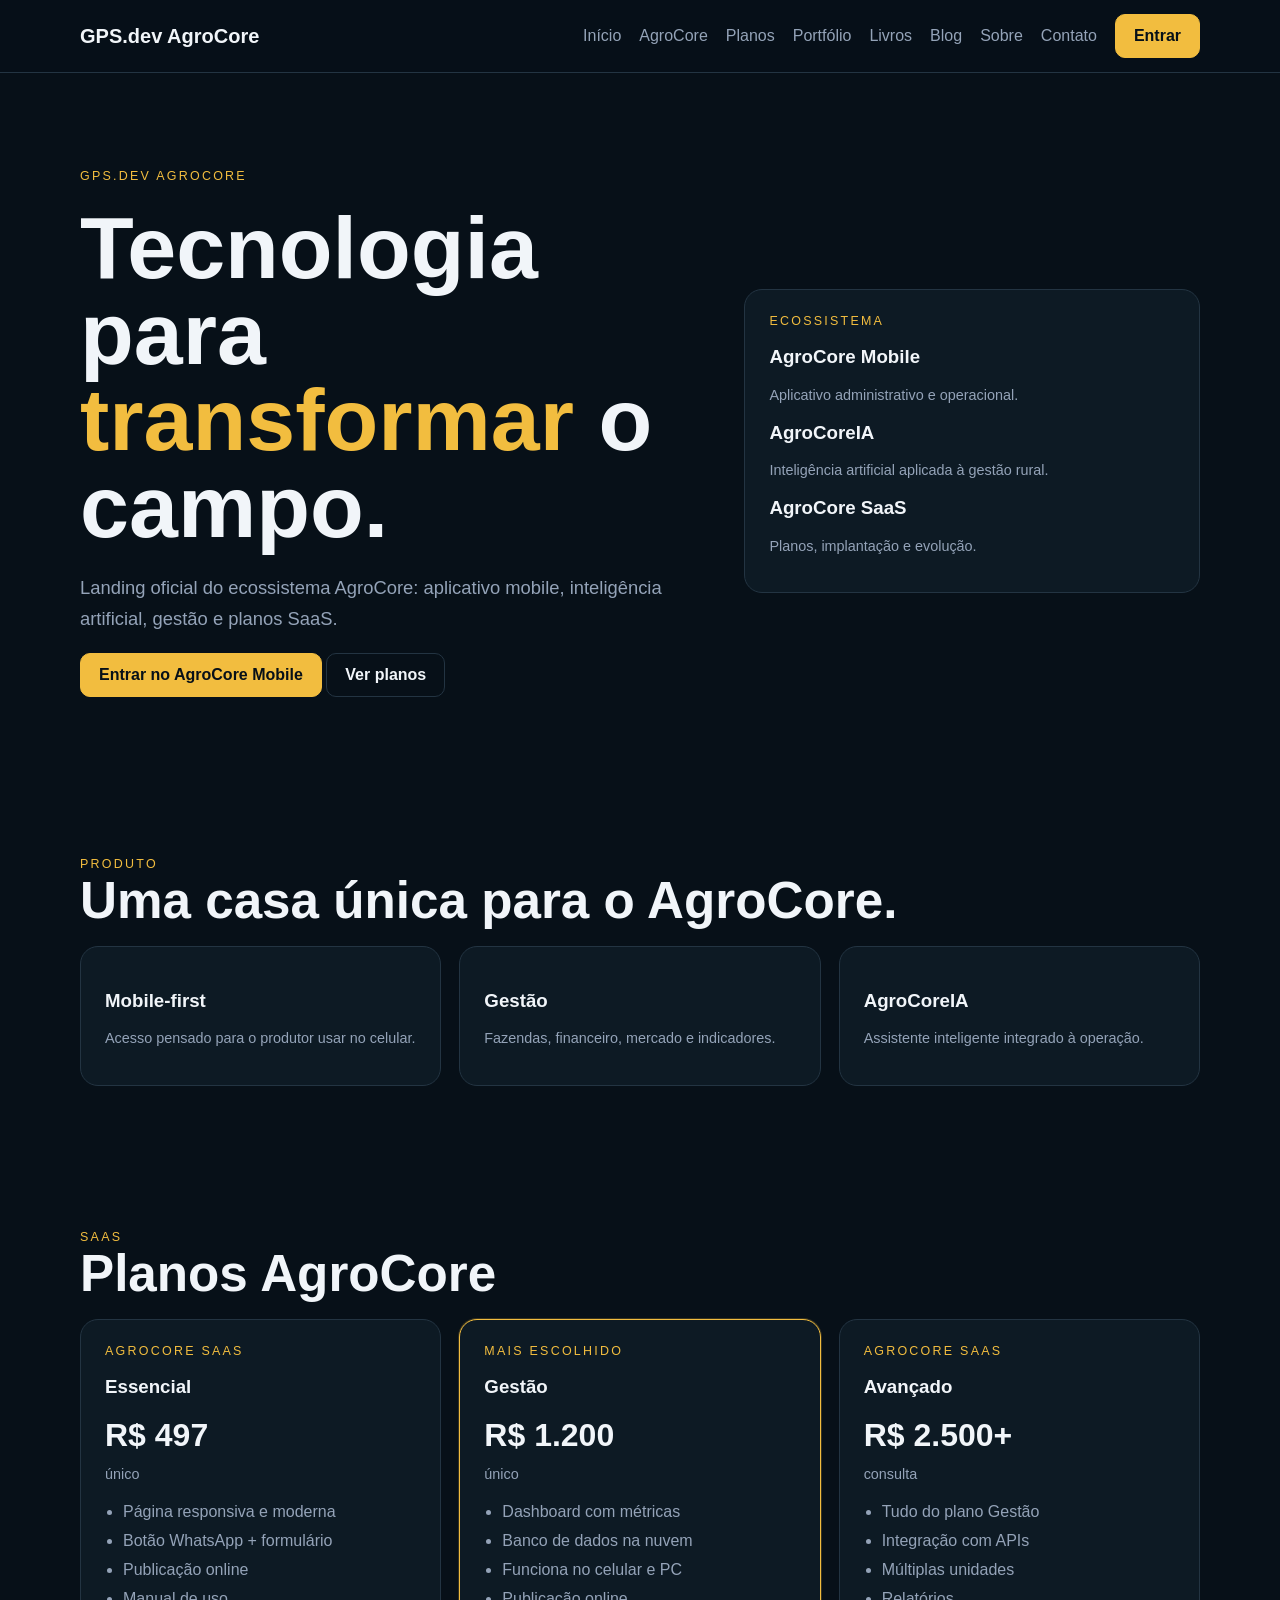
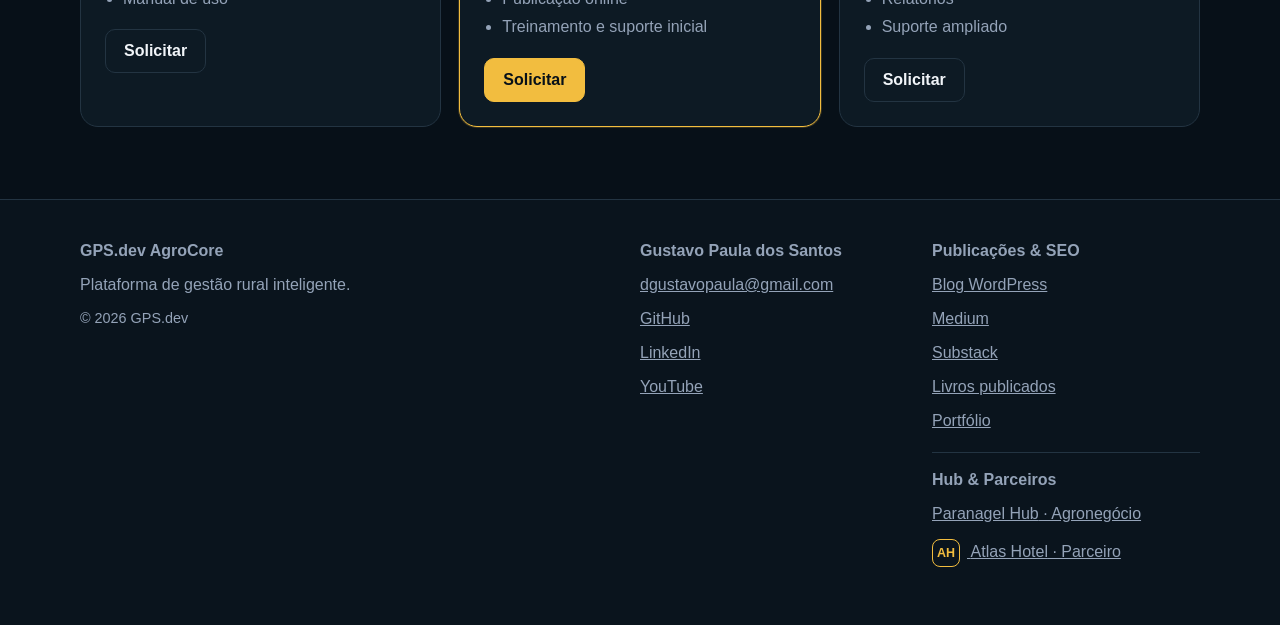
<file: index.html>
<!DOCTYPE html><html lang="pt-BR"><head><title>GPS.dev AgroCore</title><meta charset="UTF-8">
<meta name="viewport" content="width=device-width,initial-scale=1">
<link rel="stylesheet" href="css/style.css">
<script src="config/conteudo.js"></script>
<script defer src="js/app.js"></script></head><body><header>
  <div class="container nav">
    <div class="brand" data-brand>GPS.dev <span>AgroCore</span></div>
    <nav>
      <a href="index.html">Início</a>
      <a href="index.html#agrocore">AgroCore</a>
      <a href="planos.html">Planos</a>
      <a href="portfolio.html">Portfólio</a>
      <a href="livros.html">Livros</a>
      <a data-blog href="#" target="_blank" rel="noopener">Blog</a>
      <a href="sobre.html">Sobre</a>
      <a href="contato.html">Contato</a>
      <a class="btn" data-app href="#">Entrar</a>
    </nav>
  </div>
</header>
<main class="container">
<section class="hero" id="inicio">
  <div>
    <div class="kicker">GPS.dev AgroCore</div>
    <h1>Tecnologia para <span class="gold">transformar</span> o campo.</h1>
    <p class="lead">Landing oficial do ecossistema AgroCore: aplicativo mobile, inteligência artificial, gestão e planos SaaS.</p>
    <p><a class="btn" data-app href="#">Entrar no AgroCore Mobile</a> <a class="btn alt" href="planos.html">Ver planos</a></p>
  </div>
  <div class="panel">
    <div class="kicker">Ecossistema</div>
    <h3>AgroCore Mobile</h3><p class="small">Aplicativo administrativo e operacional.</p>
    <h3>AgroCoreIA</h3><p class="small">Inteligência artificial aplicada à gestão rural.</p>
    <h3>AgroCore SaaS</h3><p class="small">Planos, implantação e evolução.</p>
  </div>
</section>

<section id="agrocore">
  <div class="kicker">Produto</div><h2>Uma casa única para o AgroCore.</h2>
  <div class="grid">
    <div class="card"><h3>Mobile-first</h3><p class="small">Acesso pensado para o produtor usar no celular.</p></div>
    <div class="card"><h3>Gestão</h3><p class="small">Fazendas, financeiro, mercado e indicadores.</p></div>
    <div class="card"><h3>AgroCoreIA</h3><p class="small">Assistente inteligente integrado à operação.</p></div>
  </div>
</section>

<section>
  <div class="kicker">SaaS</div><h2>Planos AgroCore</h2>
  <div id="planos-grid" class="grid"></div>
</section>
</main><footer>
<div class="container footer-grid">
  <div>
    <strong data-brand>GPS.dev AgroCore</strong>
    <p>Plataforma de gestão rural inteligente.</p>
    <p class="small">© <span data-year></span> GPS.dev</p>
  </div>
  <div>
    <strong>Gustavo Paula dos Santos</strong>
    <p><a data-email href="#">SEU-EMAIL-AQUI</a></p>
    <p><a data-github target="_blank" rel="noopener">GitHub</a></p>
    <p><a data-linkedin target="_blank" rel="noopener">LinkedIn</a></p>
    <p><a data-youtube target="_blank" rel="noopener">YouTube</a></p>
  </div>
  <div>
    <strong>Publicações & SEO</strong>
    <p><a data-blog target="_blank" rel="noopener">Blog WordPress</a></p>
    <p><a data-medium target="_blank" rel="noopener">Medium</a></p>
    <p><a data-substack target="_blank" rel="noopener">Substack</a></p>
    <p><a href="livros.html">Livros publicados</a></p>
    <p><a data-portfolio target="_blank" rel="noopener">Portfólio</a></p>

    <div class="footer-partners">
      <strong>Hub & Parceiros</strong>
      <p><a data-paranagel target="_blank" rel="noopener"><span data-paranagel-nome>Paranagel Hub</span> · Agronegócio</a></p>
      <p><a data-atlas target="_blank" rel="noopener"><span class="partner-mark">AH</span> <span data-atlas-nome>Atlas Hotel</span> · Parceiro</a></p>
    </div>
  </div>
</div>
</footer></body></html>
</file>
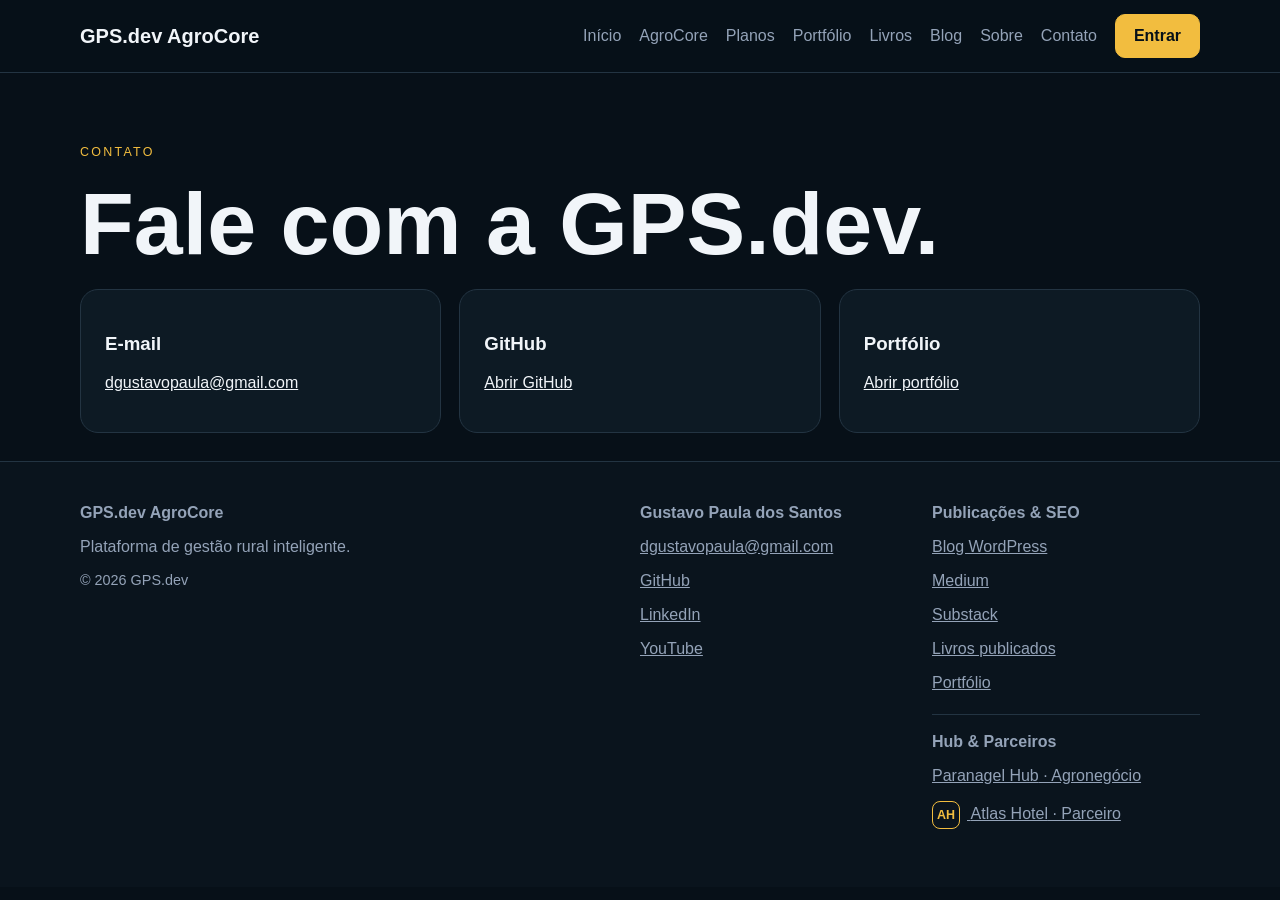
<file: contato.html>
<!DOCTYPE html><html lang="pt-BR"><head><title>Contato | GPS.dev AgroCore</title><meta charset="UTF-8">
<meta name="viewport" content="width=device-width,initial-scale=1">
<link rel="stylesheet" href="css/style.css">
<script src="config/conteudo.js"></script>
<script defer src="js/app.js"></script></head><body><header>
  <div class="container nav">
    <div class="brand" data-brand>GPS.dev <span>AgroCore</span></div>
    <nav>
      <a href="index.html">Início</a>
      <a href="index.html#agrocore">AgroCore</a>
      <a href="planos.html">Planos</a>
      <a href="portfolio.html">Portfólio</a>
      <a href="livros.html">Livros</a>
      <a data-blog href="#" target="_blank" rel="noopener">Blog</a>
      <a href="sobre.html">Sobre</a>
      <a href="contato.html">Contato</a>
      <a class="btn" data-app href="#">Entrar</a>
    </nav>
  </div>
</header>
    <main class="container"><section class="page-head"><div class="kicker">Contato</div><h1>Fale com a GPS.dev.</h1><div class="grid">
<div class="card"><h3>E-mail</h3><p><a data-email href="#">SEU-EMAIL-AQUI</a></p></div>
<div class="card"><h3>GitHub</h3><p><a data-github target="_blank">Abrir GitHub</a></p></div>
<div class="card"><h3>Portfólio</h3><p><a data-portfolio target="_blank">Abrir portfólio</a></p></div>
</div></section></main><footer>
<div class="container footer-grid">
  <div>
    <strong data-brand>GPS.dev AgroCore</strong>
    <p>Plataforma de gestão rural inteligente.</p>
    <p class="small">© <span data-year></span> GPS.dev</p>
  </div>
  <div>
    <strong>Gustavo Paula dos Santos</strong>
    <p><a data-email href="#">SEU-EMAIL-AQUI</a></p>
    <p><a data-github target="_blank" rel="noopener">GitHub</a></p>
    <p><a data-linkedin target="_blank" rel="noopener">LinkedIn</a></p>
    <p><a data-youtube target="_blank" rel="noopener">YouTube</a></p>
  </div>
  <div>
    <strong>Publicações & SEO</strong>
    <p><a data-blog target="_blank" rel="noopener">Blog WordPress</a></p>
    <p><a data-medium target="_blank" rel="noopener">Medium</a></p>
    <p><a data-substack target="_blank" rel="noopener">Substack</a></p>
    <p><a href="livros.html">Livros publicados</a></p>
    <p><a data-portfolio target="_blank" rel="noopener">Portfólio</a></p>

    <div class="footer-partners">
      <strong>Hub & Parceiros</strong>
      <p><a data-paranagel target="_blank" rel="noopener"><span data-paranagel-nome>Paranagel Hub</span> · Agronegócio</a></p>
      <p><a data-atlas target="_blank" rel="noopener"><span class="partner-mark">AH</span> <span data-atlas-nome>Atlas Hotel</span> · Parceiro</a></p>
    </div>
  </div>
</div>
</footer></body></html>
</file>
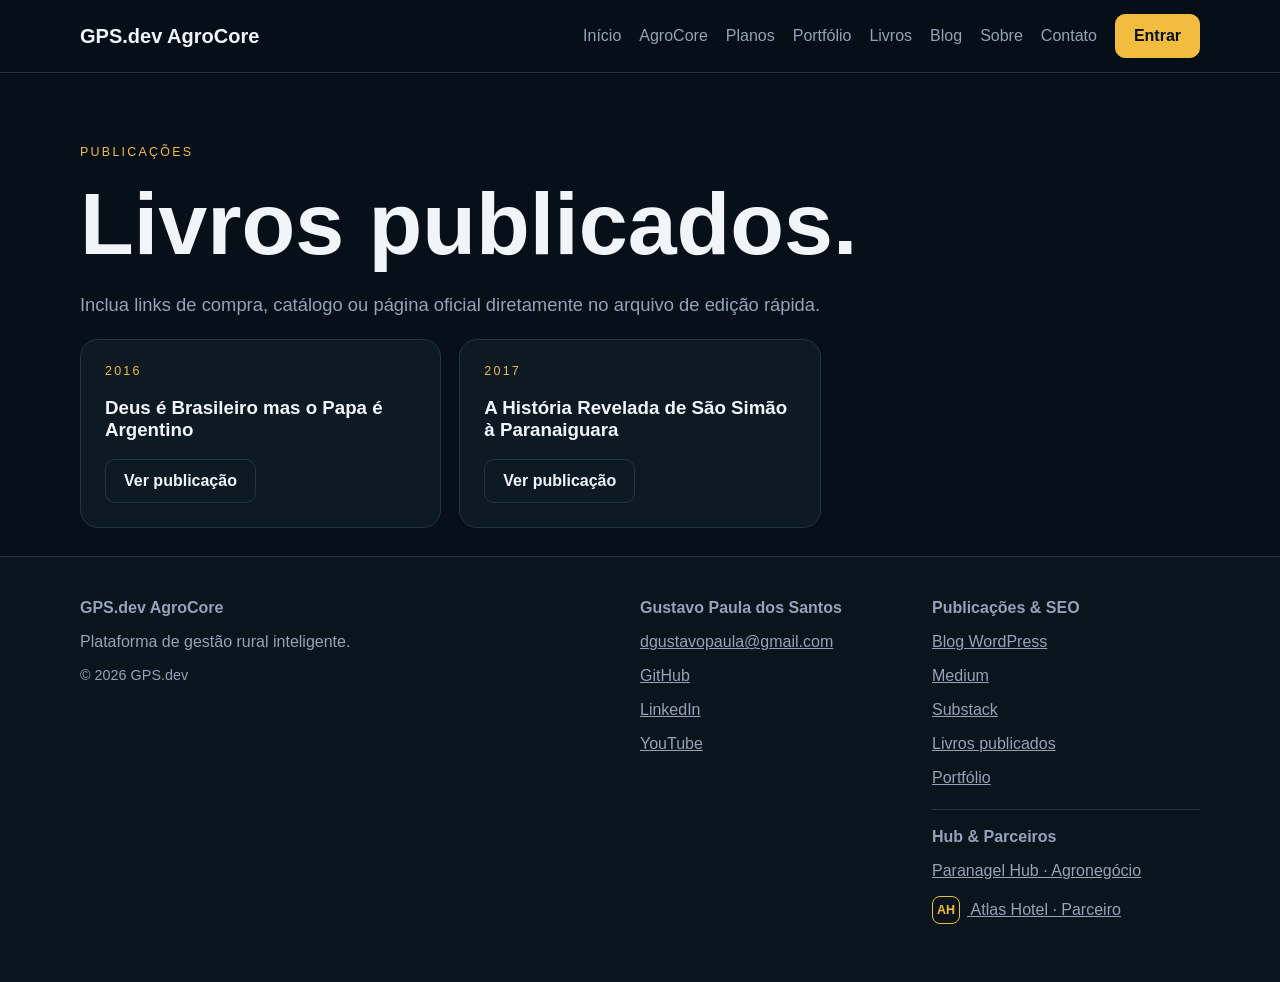
<file: livros.html>
<!DOCTYPE html><html lang="pt-BR"><head><title>Livros | GPS.dev AgroCore</title><meta charset="UTF-8">
<meta name="viewport" content="width=device-width,initial-scale=1">
<link rel="stylesheet" href="css/style.css">
<script src="config/conteudo.js"></script>
<script defer src="js/app.js"></script></head><body><header>
  <div class="container nav">
    <div class="brand" data-brand>GPS.dev <span>AgroCore</span></div>
    <nav>
      <a href="index.html">Início</a>
      <a href="index.html#agrocore">AgroCore</a>
      <a href="planos.html">Planos</a>
      <a href="portfolio.html">Portfólio</a>
      <a href="livros.html">Livros</a>
      <a data-blog href="#" target="_blank" rel="noopener">Blog</a>
      <a href="sobre.html">Sobre</a>
      <a href="contato.html">Contato</a>
      <a class="btn" data-app href="#">Entrar</a>
    </nav>
  </div>
</header>
    <main class="container"><section class="page-head"><div class="kicker">Publicações</div><h1>Livros publicados.</h1><p class="lead">Inclua links de compra, catálogo ou página oficial diretamente no arquivo de edição rápida.</p><div id="livros-grid" class="grid"></div></section></main><footer>
<div class="container footer-grid">
  <div>
    <strong data-brand>GPS.dev AgroCore</strong>
    <p>Plataforma de gestão rural inteligente.</p>
    <p class="small">© <span data-year></span> GPS.dev</p>
  </div>
  <div>
    <strong>Gustavo Paula dos Santos</strong>
    <p><a data-email href="#">SEU-EMAIL-AQUI</a></p>
    <p><a data-github target="_blank" rel="noopener">GitHub</a></p>
    <p><a data-linkedin target="_blank" rel="noopener">LinkedIn</a></p>
    <p><a data-youtube target="_blank" rel="noopener">YouTube</a></p>
  </div>
  <div>
    <strong>Publicações & SEO</strong>
    <p><a data-blog target="_blank" rel="noopener">Blog WordPress</a></p>
    <p><a data-medium target="_blank" rel="noopener">Medium</a></p>
    <p><a data-substack target="_blank" rel="noopener">Substack</a></p>
    <p><a href="livros.html">Livros publicados</a></p>
    <p><a data-portfolio target="_blank" rel="noopener">Portfólio</a></p>

    <div class="footer-partners">
      <strong>Hub & Parceiros</strong>
      <p><a data-paranagel target="_blank" rel="noopener"><span data-paranagel-nome>Paranagel Hub</span> · Agronegócio</a></p>
      <p><a data-atlas target="_blank" rel="noopener"><span class="partner-mark">AH</span> <span data-atlas-nome>Atlas Hotel</span> · Parceiro</a></p>
    </div>
  </div>
</div>
</footer></body></html>
</file>
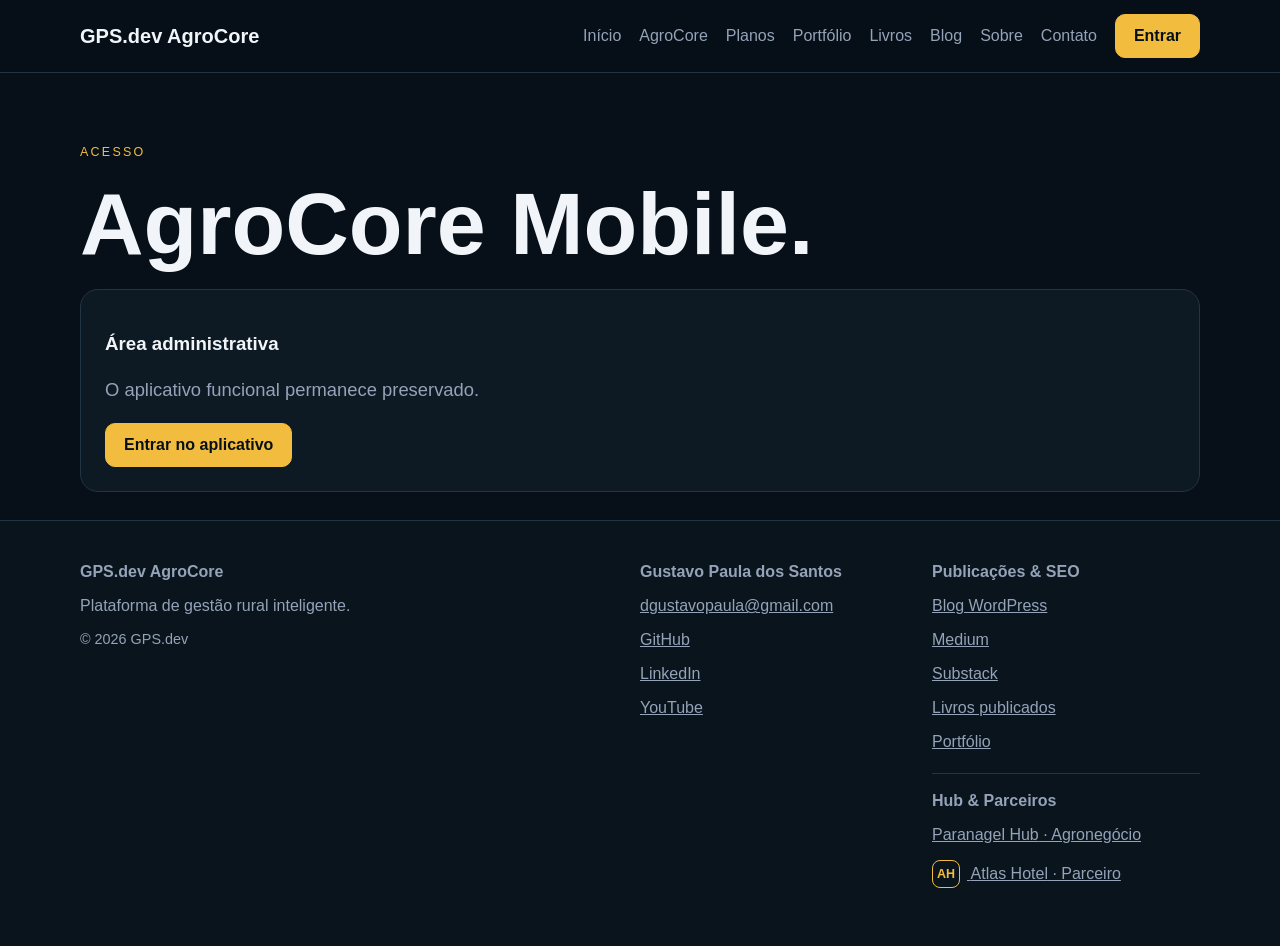
<file: login.html>
<!DOCTYPE html><html lang="pt-BR"><head><title>Entrar | GPS.dev AgroCore</title><meta charset="UTF-8">
<meta name="viewport" content="width=device-width,initial-scale=1">
<link rel="stylesheet" href="css/style.css">
<script src="config/conteudo.js"></script>
<script defer src="js/app.js"></script></head><body><header>
  <div class="container nav">
    <div class="brand" data-brand>GPS.dev <span>AgroCore</span></div>
    <nav>
      <a href="index.html">Início</a>
      <a href="index.html#agrocore">AgroCore</a>
      <a href="planos.html">Planos</a>
      <a href="portfolio.html">Portfólio</a>
      <a href="livros.html">Livros</a>
      <a data-blog href="#" target="_blank" rel="noopener">Blog</a>
      <a href="sobre.html">Sobre</a>
      <a href="contato.html">Contato</a>
      <a class="btn" data-app href="#">Entrar</a>
    </nav>
  </div>
</header>
    <main class="container"><section class="page-head"><div class="kicker">Acesso</div><h1>AgroCore Mobile.</h1><div class="card"><h3>Área administrativa</h3><p class="lead">O aplicativo funcional permanece preservado.</p><a class="btn" data-app href="#">Entrar no aplicativo</a></div></section></main><footer>
<div class="container footer-grid">
  <div>
    <strong data-brand>GPS.dev AgroCore</strong>
    <p>Plataforma de gestão rural inteligente.</p>
    <p class="small">© <span data-year></span> GPS.dev</p>
  </div>
  <div>
    <strong>Gustavo Paula dos Santos</strong>
    <p><a data-email href="#">SEU-EMAIL-AQUI</a></p>
    <p><a data-github target="_blank" rel="noopener">GitHub</a></p>
    <p><a data-linkedin target="_blank" rel="noopener">LinkedIn</a></p>
    <p><a data-youtube target="_blank" rel="noopener">YouTube</a></p>
  </div>
  <div>
    <strong>Publicações & SEO</strong>
    <p><a data-blog target="_blank" rel="noopener">Blog WordPress</a></p>
    <p><a data-medium target="_blank" rel="noopener">Medium</a></p>
    <p><a data-substack target="_blank" rel="noopener">Substack</a></p>
    <p><a href="livros.html">Livros publicados</a></p>
    <p><a data-portfolio target="_blank" rel="noopener">Portfólio</a></p>

    <div class="footer-partners">
      <strong>Hub & Parceiros</strong>
      <p><a data-paranagel target="_blank" rel="noopener"><span data-paranagel-nome>Paranagel Hub</span> · Agronegócio</a></p>
      <p><a data-atlas target="_blank" rel="noopener"><span class="partner-mark">AH</span> <span data-atlas-nome>Atlas Hotel</span> · Parceiro</a></p>
    </div>
  </div>
</div>
</footer></body></html>
</file>
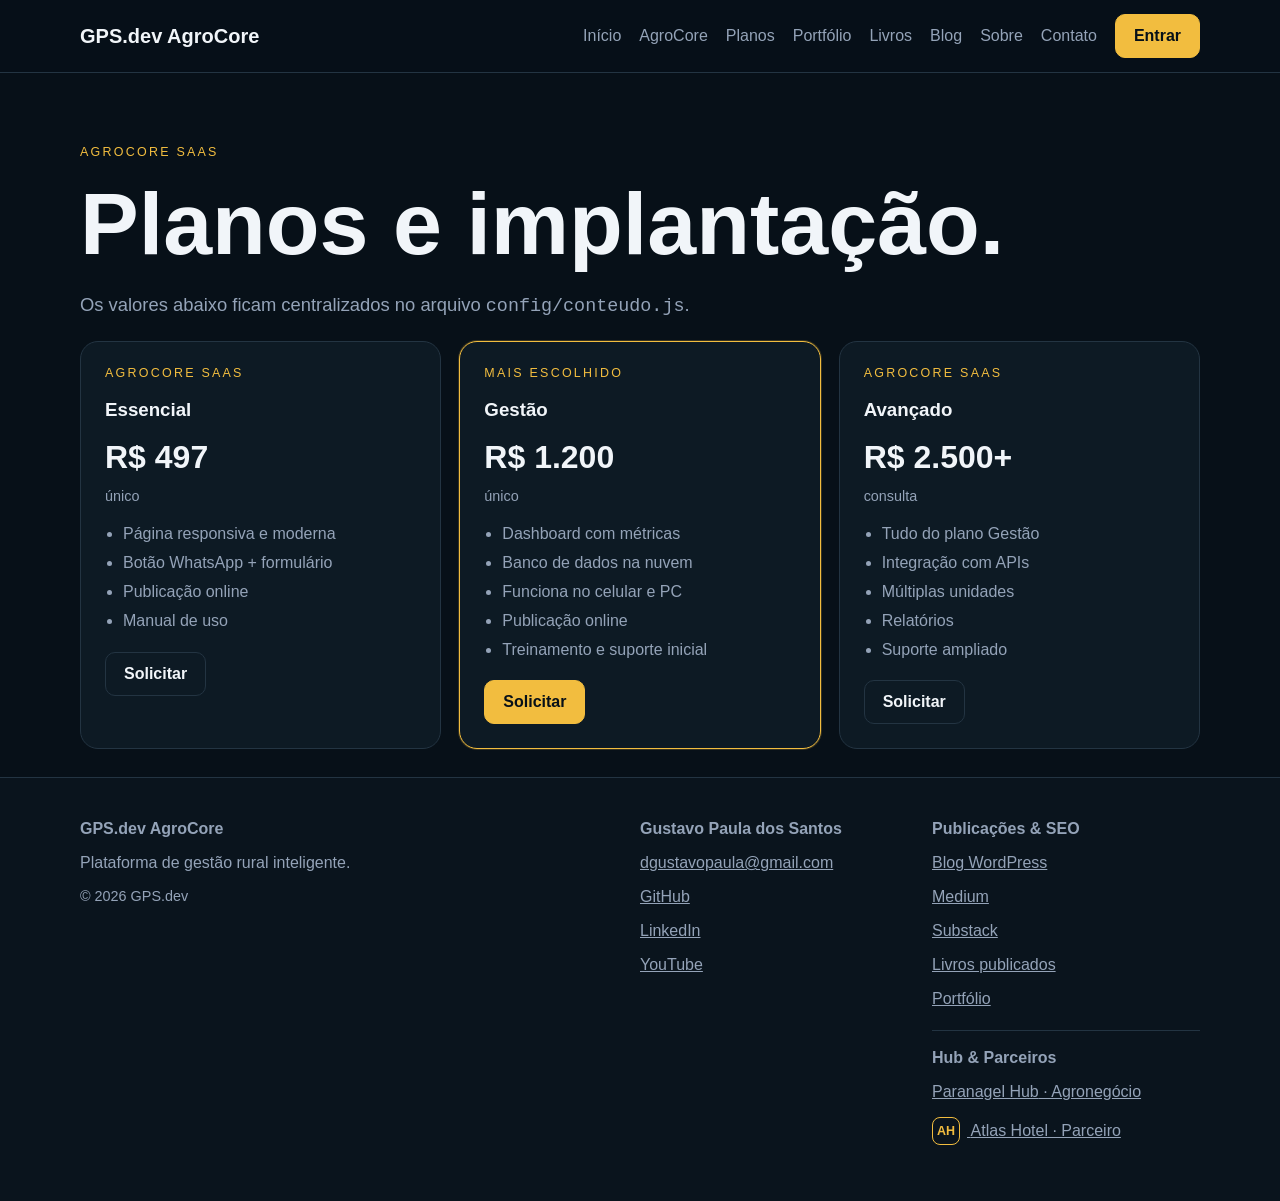
<file: planos.html>
<!DOCTYPE html><html lang="pt-BR"><head><title>Planos | GPS.dev AgroCore</title><meta charset="UTF-8">
<meta name="viewport" content="width=device-width,initial-scale=1">
<link rel="stylesheet" href="css/style.css">
<script src="config/conteudo.js"></script>
<script defer src="js/app.js"></script></head><body><header>
  <div class="container nav">
    <div class="brand" data-brand>GPS.dev <span>AgroCore</span></div>
    <nav>
      <a href="index.html">Início</a>
      <a href="index.html#agrocore">AgroCore</a>
      <a href="planos.html">Planos</a>
      <a href="portfolio.html">Portfólio</a>
      <a href="livros.html">Livros</a>
      <a data-blog href="#" target="_blank" rel="noopener">Blog</a>
      <a href="sobre.html">Sobre</a>
      <a href="contato.html">Contato</a>
      <a class="btn" data-app href="#">Entrar</a>
    </nav>
  </div>
</header>
    <main class="container"><section class="page-head"><div class="kicker">AgroCore SaaS</div><h1>Planos e implantação.</h1><p class="lead">Os valores abaixo ficam centralizados no arquivo <code>config/conteudo.js</code>.</p><div id="planos-grid" class="grid"></div></section></main><footer>
<div class="container footer-grid">
  <div>
    <strong data-brand>GPS.dev AgroCore</strong>
    <p>Plataforma de gestão rural inteligente.</p>
    <p class="small">© <span data-year></span> GPS.dev</p>
  </div>
  <div>
    <strong>Gustavo Paula dos Santos</strong>
    <p><a data-email href="#">SEU-EMAIL-AQUI</a></p>
    <p><a data-github target="_blank" rel="noopener">GitHub</a></p>
    <p><a data-linkedin target="_blank" rel="noopener">LinkedIn</a></p>
    <p><a data-youtube target="_blank" rel="noopener">YouTube</a></p>
  </div>
  <div>
    <strong>Publicações & SEO</strong>
    <p><a data-blog target="_blank" rel="noopener">Blog WordPress</a></p>
    <p><a data-medium target="_blank" rel="noopener">Medium</a></p>
    <p><a data-substack target="_blank" rel="noopener">Substack</a></p>
    <p><a href="livros.html">Livros publicados</a></p>
    <p><a data-portfolio target="_blank" rel="noopener">Portfólio</a></p>

    <div class="footer-partners">
      <strong>Hub & Parceiros</strong>
      <p><a data-paranagel target="_blank" rel="noopener"><span data-paranagel-nome>Paranagel Hub</span> · Agronegócio</a></p>
      <p><a data-atlas target="_blank" rel="noopener"><span class="partner-mark">AH</span> <span data-atlas-nome>Atlas Hotel</span> · Parceiro</a></p>
    </div>
  </div>
</div>
</footer></body></html>
</file>
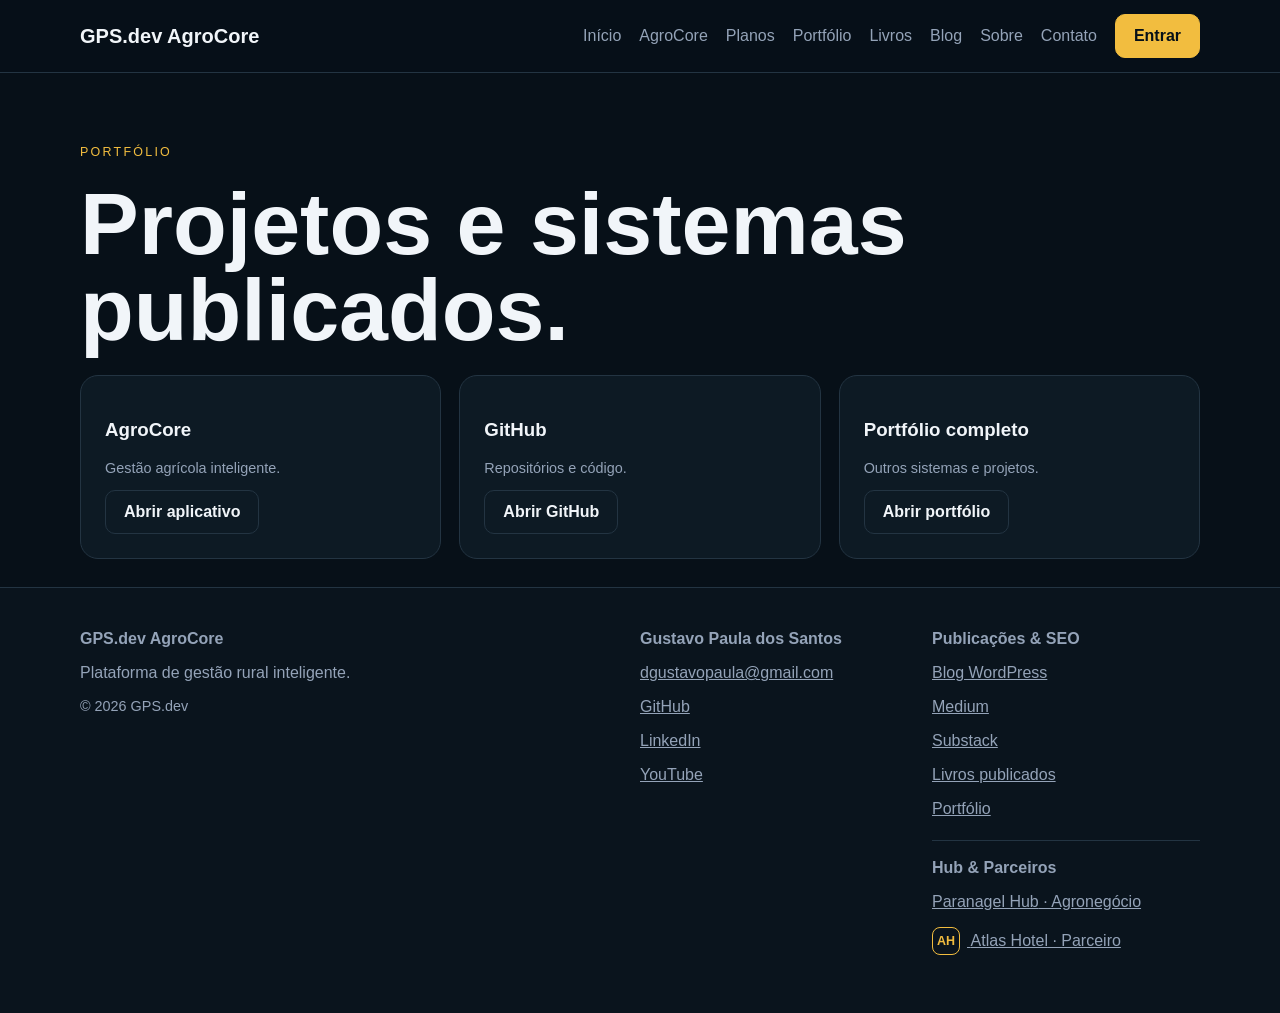
<file: portfolio.html>
<!DOCTYPE html><html lang="pt-BR"><head><title>Portfólio | GPS.dev AgroCore</title><meta charset="UTF-8">
<meta name="viewport" content="width=device-width,initial-scale=1">
<link rel="stylesheet" href="css/style.css">
<script src="config/conteudo.js"></script>
<script defer src="js/app.js"></script></head><body><header>
  <div class="container nav">
    <div class="brand" data-brand>GPS.dev <span>AgroCore</span></div>
    <nav>
      <a href="index.html">Início</a>
      <a href="index.html#agrocore">AgroCore</a>
      <a href="planos.html">Planos</a>
      <a href="portfolio.html">Portfólio</a>
      <a href="livros.html">Livros</a>
      <a data-blog href="#" target="_blank" rel="noopener">Blog</a>
      <a href="sobre.html">Sobre</a>
      <a href="contato.html">Contato</a>
      <a class="btn" data-app href="#">Entrar</a>
    </nav>
  </div>
</header>
    <main class="container"><section class="page-head"><div class="kicker">Portfólio</div><h1>Projetos e sistemas publicados.</h1><div class="grid">
<div class="card"><h3>AgroCore</h3><p class="small">Gestão agrícola inteligente.</p><a class="btn alt" data-app target="_blank">Abrir aplicativo</a></div>
<div class="card"><h3>GitHub</h3><p class="small">Repositórios e código.</p><a class="btn alt" data-github target="_blank">Abrir GitHub</a></div>
<div class="card"><h3>Portfólio completo</h3><p class="small">Outros sistemas e projetos.</p><a class="btn alt" data-portfolio target="_blank">Abrir portfólio</a></div>
</div></section></main><footer>
<div class="container footer-grid">
  <div>
    <strong data-brand>GPS.dev AgroCore</strong>
    <p>Plataforma de gestão rural inteligente.</p>
    <p class="small">© <span data-year></span> GPS.dev</p>
  </div>
  <div>
    <strong>Gustavo Paula dos Santos</strong>
    <p><a data-email href="#">SEU-EMAIL-AQUI</a></p>
    <p><a data-github target="_blank" rel="noopener">GitHub</a></p>
    <p><a data-linkedin target="_blank" rel="noopener">LinkedIn</a></p>
    <p><a data-youtube target="_blank" rel="noopener">YouTube</a></p>
  </div>
  <div>
    <strong>Publicações & SEO</strong>
    <p><a data-blog target="_blank" rel="noopener">Blog WordPress</a></p>
    <p><a data-medium target="_blank" rel="noopener">Medium</a></p>
    <p><a data-substack target="_blank" rel="noopener">Substack</a></p>
    <p><a href="livros.html">Livros publicados</a></p>
    <p><a data-portfolio target="_blank" rel="noopener">Portfólio</a></p>

    <div class="footer-partners">
      <strong>Hub & Parceiros</strong>
      <p><a data-paranagel target="_blank" rel="noopener"><span data-paranagel-nome>Paranagel Hub</span> · Agronegócio</a></p>
      <p><a data-atlas target="_blank" rel="noopener"><span class="partner-mark">AH</span> <span data-atlas-nome>Atlas Hotel</span> · Parceiro</a></p>
    </div>
  </div>
</div>
</footer></body></html>
</file>
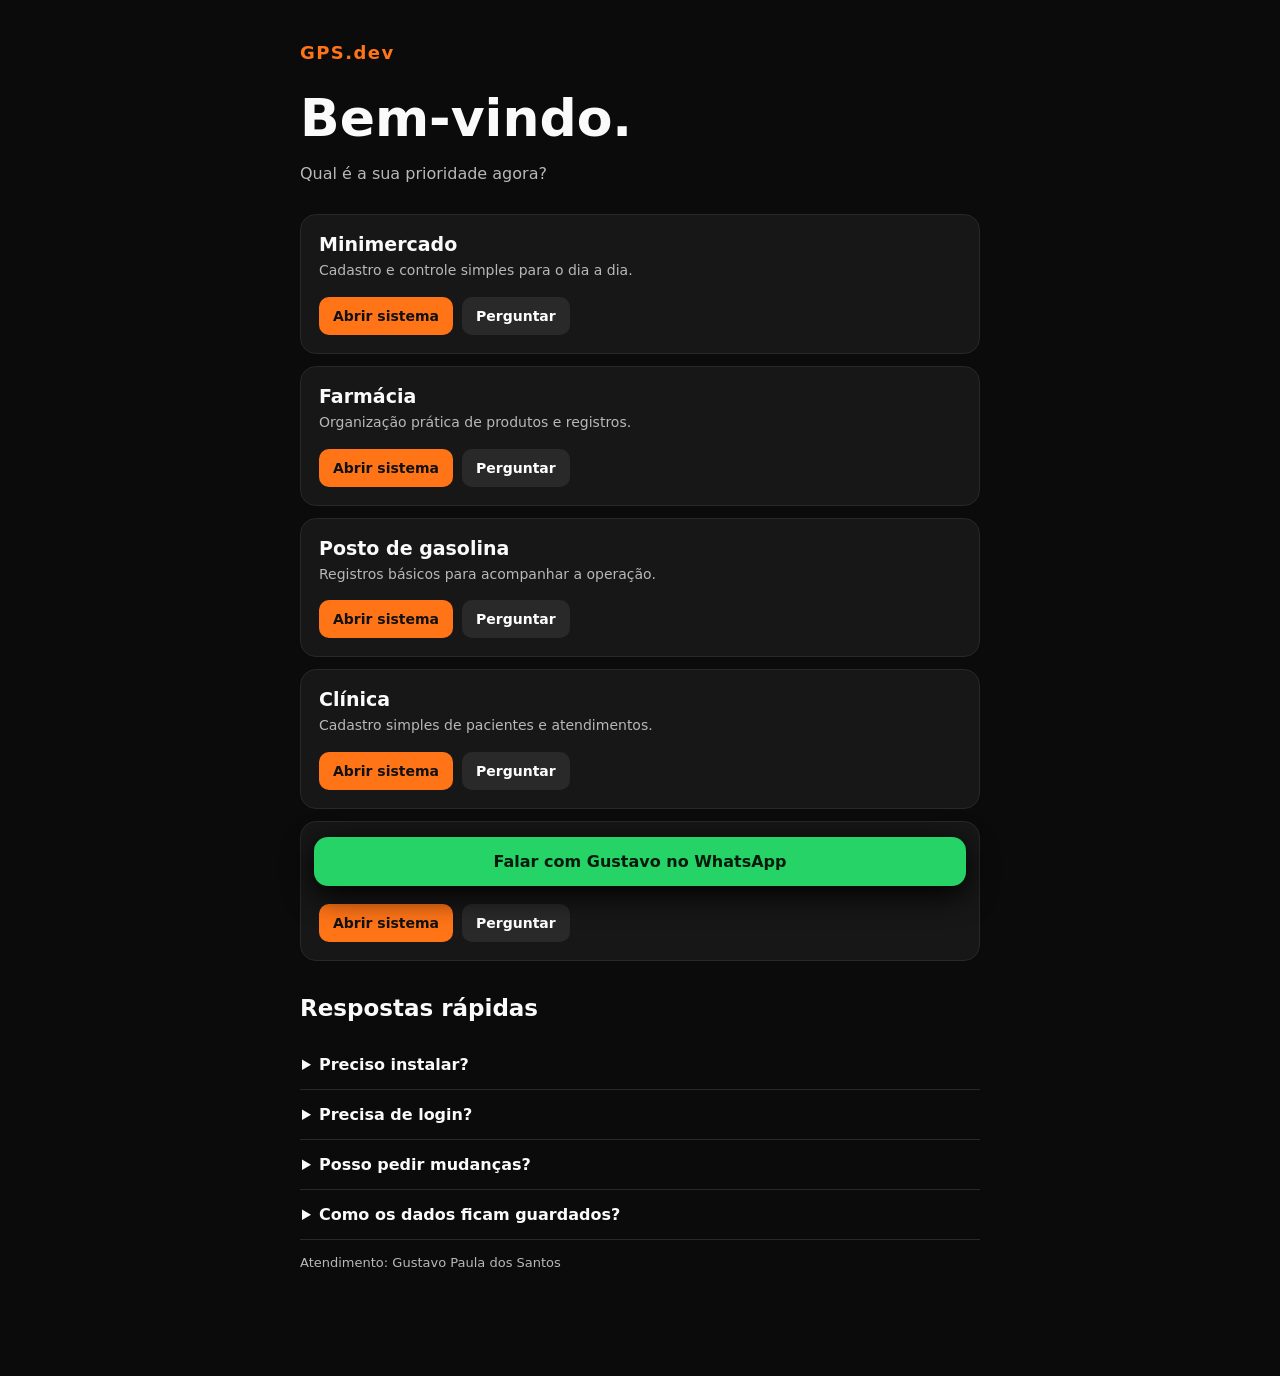
<file: sistema-raiz.html>
<!doctype html>
<html lang="pt-BR">
<head>
<meta charset="utf-8">
<meta name="viewport" content="width=device-width,initial-scale=1">
<title>Sistema Raiz | GPS.dev</title>
<style>
:root{--bg:#0b0b0b;--card:#171717;--orange:#ff7417;--text:#fafafa;--muted:#b8b8b8}
*{box-sizing:border-box}body{margin:0;background:var(--bg);color:var(--text);font-family:system-ui,-apple-system,"Segoe UI",sans-serif}
main{width:min(680px,calc(100% - 28px));margin:auto;padding:42px 0 90px}
.brand{color:var(--orange);font-weight:900;letter-spacing:.08em;font-size:18px}
h1{font-size:clamp(32px,9vw,52px);line-height:1.05;margin:28px 0 10px}p{color:var(--muted);line-height:1.55}
.grid{display:grid;gap:12px;margin:28px 0}.card{background:var(--card);border:1px solid #282828;border-radius:16px;padding:18px}
.card h2{font-size:19px;margin:0 0 5px}.card p{margin:0 0 15px;font-size:14px}
.actions{display:flex;gap:9px;flex-wrap:wrap}.btn{display:inline-block;border-radius:10px;padding:11px 14px;text-decoration:none;font-weight:800;font-size:14px;background:var(--orange);color:#111}
.btn.alt{background:#292929;color:#fff}.faq{margin-top:34px}.faq h2{font-size:23px}details{border-bottom:1px solid #292929;padding:15px 2px}summary{cursor:pointer;font-weight:700}details p{margin-bottom:2px}
.whatsapp{position:fixed;left:14px;right:14px;bottom:14px;max-width:652px;margin:auto;text-align:center;background:#25d366;color:#071b0d;text-decoration:none;font-weight:900;padding:15px;border-radius:14px;box-shadow:0 8px 30px #000}
.small{font-size:13px}
</style>
</head>
<body>
<main>
<div class="brand">GPS.dev</div>
<h1>Bem-vindo.</h1>
<p>Qual é a sua prioridade agora?</p>

<section class="grid" aria-label="Sistemas disponíveis">
<article class="card"><h2>Minimercado</h2><p>Cadastro e controle simples para o dia a dia.</p><div class="actions"><a class="btn" href="https://dgustavopaula-lang.github.io/sistema-minimercado/" target="_blank" rel="noopener">Abrir sistema</a><a class="btn alt" href="https://wa.me/5564992035821?text=Gustavo%2C%20quero%20conhecer%20o%20sistema%20para%20minimercado." target="_blank" rel="noopener">Perguntar</a></div></article>
<article class="card"><h2>Farmácia</h2><p>Organização prática de produtos e registros.</p><div class="actions"><a class="btn" href="https://dgustavopaula-lang.github.io/sistema-farmacia/" target="_blank" rel="noopener">Abrir sistema</a><a class="btn alt" href="https://wa.me/5564992035821?text=Gustavo%2C%20quero%20conhecer%20o%20sistema%20para%20farm%C3%A1cia." target="_blank" rel="noopener">Perguntar</a></div></article>
<article class="card"><h2>Posto de gasolina</h2><p>Registros básicos para acompanhar a operação.</p><div class="actions"><a class="btn" href="https://dgustavopaula-lang.github.io/sistema-posto-gasolina/" target="_blank" rel="noopener">Abrir sistema</a><a class="btn alt" href="https://wa.me/5564992035821?text=Gustavo%2C%20quero%20conhecer%20o%20sistema%20para%20posto%20de%20gasolina." target="_blank" rel="noopener">Perguntar</a></div></article>
<article class="card"><h2>Clínica</h2><p>Cadastro simples de pacientes e atendimentos.</p><div class="actions"><a class="btn" href="https://dgustavopaula-lang.github.io/sistema-clinica-saude/" target="_blank" rel="noopener">Abrir sistema</a><a class="btn alt" href="https://wa.me/5564992035821?text=Gustavo%2C%20quero%20conhecer%20o%20sistema%20para%20cl%C3%ADnica." target="_blank" rel="noopener">Perguntar</a></div></article>
<article class="card"><h2>Imobiliária</h2><p>Cadastro organizado de imóveis e contatos.</p><div class="actions"><a class="btn" href="https://dgustavopaula-lang.github.io/sistema-imobiliaria/" target="_blank" rel="noopener">Abrir sistema</a><a class="btn alt" href="https://wa.me/5564992035821?text=Gustavo%2C%20quero%20conhecer%20o%20sistema%20para%20imobili%C3%A1ria." target="_blank" rel="noopener">Perguntar</a></div></article>
</section>

<section class="faq">
<h2>Respostas rápidas</h2>
<details><summary>Preciso instalar?</summary><p>Não. O sistema abre por um link no celular ou notebook.</p></details>
<details><summary>Precisa de login?</summary><p>Na versão simples, não.</p></details>
<details><summary>Posso pedir mudanças?</summary><p>Sim. Primeiro entendemos o problema e ajustamos somente o necessário.</p></details>
<details><summary>Como os dados ficam guardados?</summary><p>Na versão básica, ficam no aparelho usado. Podemos preparar outra versão quando houver necessidade.</p></details>
</section>
<p class="small">Atendimento: Gustavo Paula dos Santos</p>
</main>
<a class="whatsapp" href="https://wa.me/5564992035821?text=Gustavo%2C%20preciso%20de%20uma%20solu%C3%A7%C3%A3o%20simples%20para%20o%20meu%20neg%C3%B3cio." target="_blank" rel="noopener">Falar com Gustavo no WhatsApp</a>
</body>
</html>
</file>
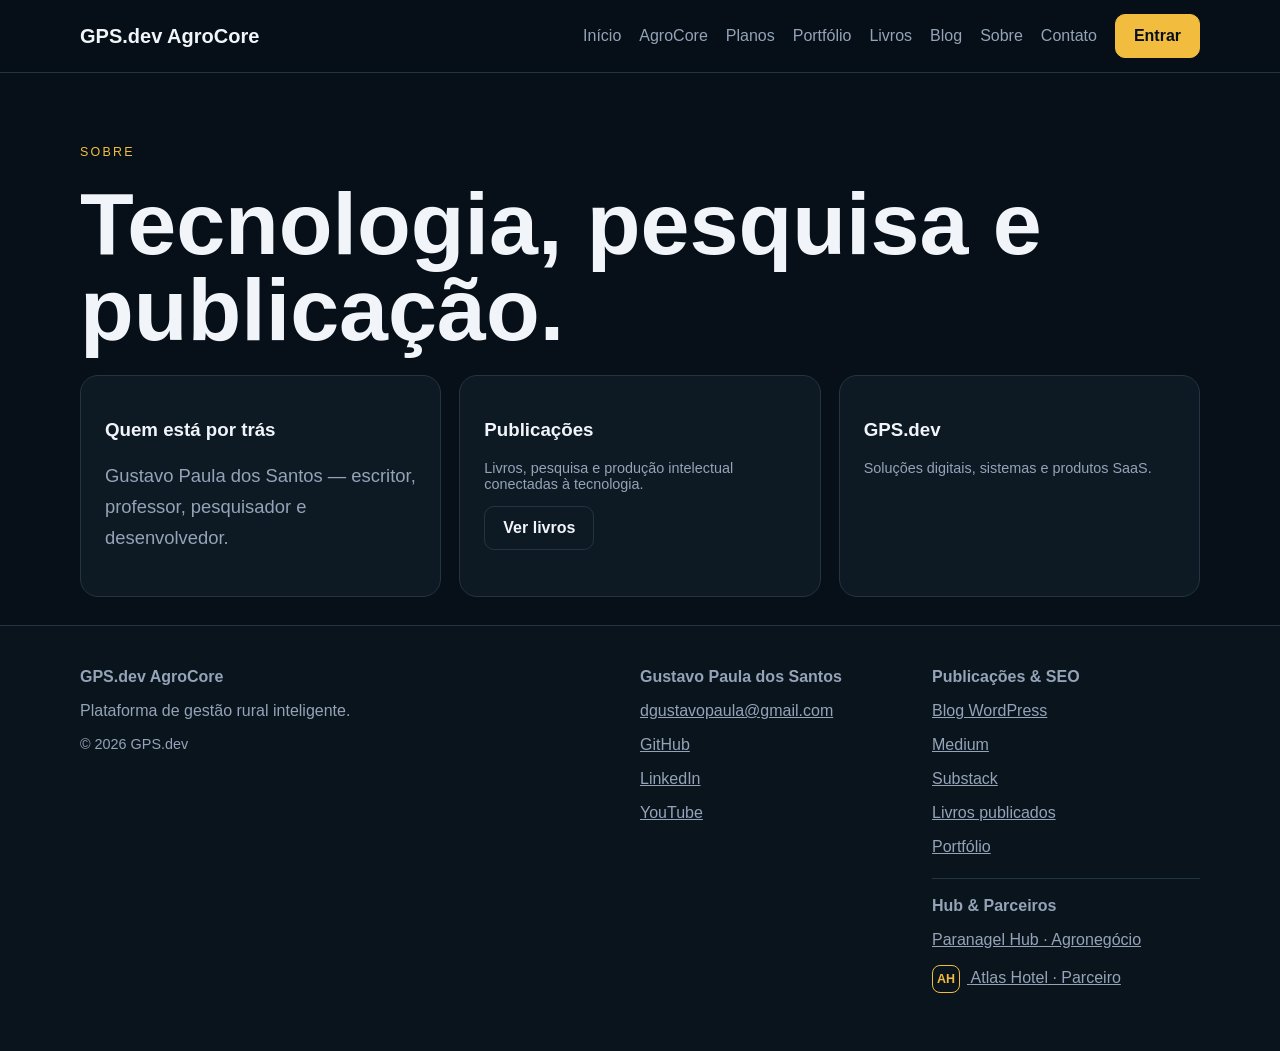
<file: sobre.html>
<!DOCTYPE html><html lang="pt-BR"><head><title>Sobre | GPS.dev AgroCore</title><meta charset="UTF-8">
<meta name="viewport" content="width=device-width,initial-scale=1">
<link rel="stylesheet" href="css/style.css">
<script src="config/conteudo.js"></script>
<script defer src="js/app.js"></script></head><body><header>
  <div class="container nav">
    <div class="brand" data-brand>GPS.dev <span>AgroCore</span></div>
    <nav>
      <a href="index.html">Início</a>
      <a href="index.html#agrocore">AgroCore</a>
      <a href="planos.html">Planos</a>
      <a href="portfolio.html">Portfólio</a>
      <a href="livros.html">Livros</a>
      <a data-blog href="#" target="_blank" rel="noopener">Blog</a>
      <a href="sobre.html">Sobre</a>
      <a href="contato.html">Contato</a>
      <a class="btn" data-app href="#">Entrar</a>
    </nav>
  </div>
</header>
    <main class="container"><section class="page-head"><div class="kicker">Sobre</div><h1>Tecnologia, pesquisa e publicação.</h1><div class="grid">
<div class="card"><h3>Quem está por trás</h3><p class="lead">Gustavo Paula dos Santos — escritor, professor, pesquisador e desenvolvedor.</p></div>
<div class="card"><h3>Publicações</h3><p class="small">Livros, pesquisa e produção intelectual conectadas à tecnologia.</p><a class="btn alt" href="livros.html">Ver livros</a></div>
<div class="card"><h3>GPS.dev</h3><p class="small">Soluções digitais, sistemas e produtos SaaS.</p></div>
</div></section></main><footer>
<div class="container footer-grid">
  <div>
    <strong data-brand>GPS.dev AgroCore</strong>
    <p>Plataforma de gestão rural inteligente.</p>
    <p class="small">© <span data-year></span> GPS.dev</p>
  </div>
  <div>
    <strong>Gustavo Paula dos Santos</strong>
    <p><a data-email href="#">SEU-EMAIL-AQUI</a></p>
    <p><a data-github target="_blank" rel="noopener">GitHub</a></p>
    <p><a data-linkedin target="_blank" rel="noopener">LinkedIn</a></p>
    <p><a data-youtube target="_blank" rel="noopener">YouTube</a></p>
  </div>
  <div>
    <strong>Publicações & SEO</strong>
    <p><a data-blog target="_blank" rel="noopener">Blog WordPress</a></p>
    <p><a data-medium target="_blank" rel="noopener">Medium</a></p>
    <p><a data-substack target="_blank" rel="noopener">Substack</a></p>
    <p><a href="livros.html">Livros publicados</a></p>
    <p><a data-portfolio target="_blank" rel="noopener">Portfólio</a></p>

    <div class="footer-partners">
      <strong>Hub & Parceiros</strong>
      <p><a data-paranagel target="_blank" rel="noopener"><span data-paranagel-nome>Paranagel Hub</span> · Agronegócio</a></p>
      <p><a data-atlas target="_blank" rel="noopener"><span class="partner-mark">AH</span> <span data-atlas-nome>Atlas Hotel</span> · Parceiro</a></p>
    </div>
  </div>
</div>
</footer></body></html>
</file>
<file: css/style.css>
:root{
  --bg:#071018;
  --bg2:#0A141D;
  --card:#0D1A24;
  --gold:#F2BD3F;
  --gold2:#DFAE38;
  --text:#F1F5F9;
  --muted:#94A3B8;
  --border:#233442;
  --success:#34D399;
}
*{box-sizing:border-box}
html{scroll-behavior:smooth}
body{margin:0;background:var(--bg);color:var(--text);font-family:Inter,Arial,sans-serif}
a{color:inherit}
.container{width:min(1120px,92%);margin:auto}
header{position:sticky;top:0;z-index:20;background:rgba(7,16,24,.96);border-bottom:1px solid var(--border)}
.nav{display:flex;align-items:center;justify-content:space-between;gap:24px;min-height:72px}
.brand{font-size:1.25rem;font-weight:800}.brand span{color:var(--gold)}
nav{display:flex;gap:18px;align-items:center;flex-wrap:wrap}
nav a{text-decoration:none;color:var(--muted)} nav a:hover{color:var(--gold)}
.btn{display:inline-block;padding:12px 18px;border-radius:10px;background:var(--gold);color:#071018;font-weight:800;text-decoration:none;border:1px solid var(--gold)}
.btn.alt{background:transparent;color:var(--text);border-color:var(--border)}
.hero{padding:96px 0 72px;display:grid;grid-template-columns:1.15fr .85fr;gap:48px;align-items:center}
.kicker{color:var(--gold);letter-spacing:.18em;text-transform:uppercase;font-size:.78rem}
h1{font-size:clamp(2.7rem,7vw,5.5rem);line-height:.98;margin:.25em 0}
h2{font-size:clamp(2rem,4vw,3.2rem);margin:0 0 16px}
.lead{color:var(--muted);font-size:1.15rem;line-height:1.7}
.panel,.card{background:var(--card);border:1px solid var(--border);border-radius:18px;padding:24px}
.grid{display:grid;grid-template-columns:repeat(3,1fr);gap:18px}
section{padding:72px 0}
.gold{color:var(--gold)}
.price{font-size:2rem;font-weight:900;margin:12px 0}
.card.featured{border-color:var(--gold);box-shadow:0 0 0 1px rgba(242,189,63,.2)}
.list{padding-left:18px;color:var(--muted);line-height:1.8}
footer{border-top:1px solid var(--border);background:var(--bg2);padding:42px 0;color:var(--muted)}
.footer-grid{display:grid;grid-template-columns:2fr 1fr 1fr;gap:24px}
.page-head{padding:72px 0 28px}
.small{font-size:.9rem;color:var(--muted)}
@media(max-width:800px){
  .hero,.grid,.footer-grid{grid-template-columns:1fr}
  nav{gap:10px;font-size:.9rem}
  .nav{align-items:flex-start;padding:14px 0;flex-direction:column}
}

.footer-partners{margin-top:22px;padding-top:18px;border-top:1px solid var(--border)}
.partner-mark{
  display:inline-flex;align-items:center;justify-content:center;
  width:28px;height:28px;border-radius:8px;
  border:1px solid var(--gold);color:var(--gold);
  font-weight:900;font-size:.78rem;margin-right:7px;
  vertical-align:middle
}
</file>
